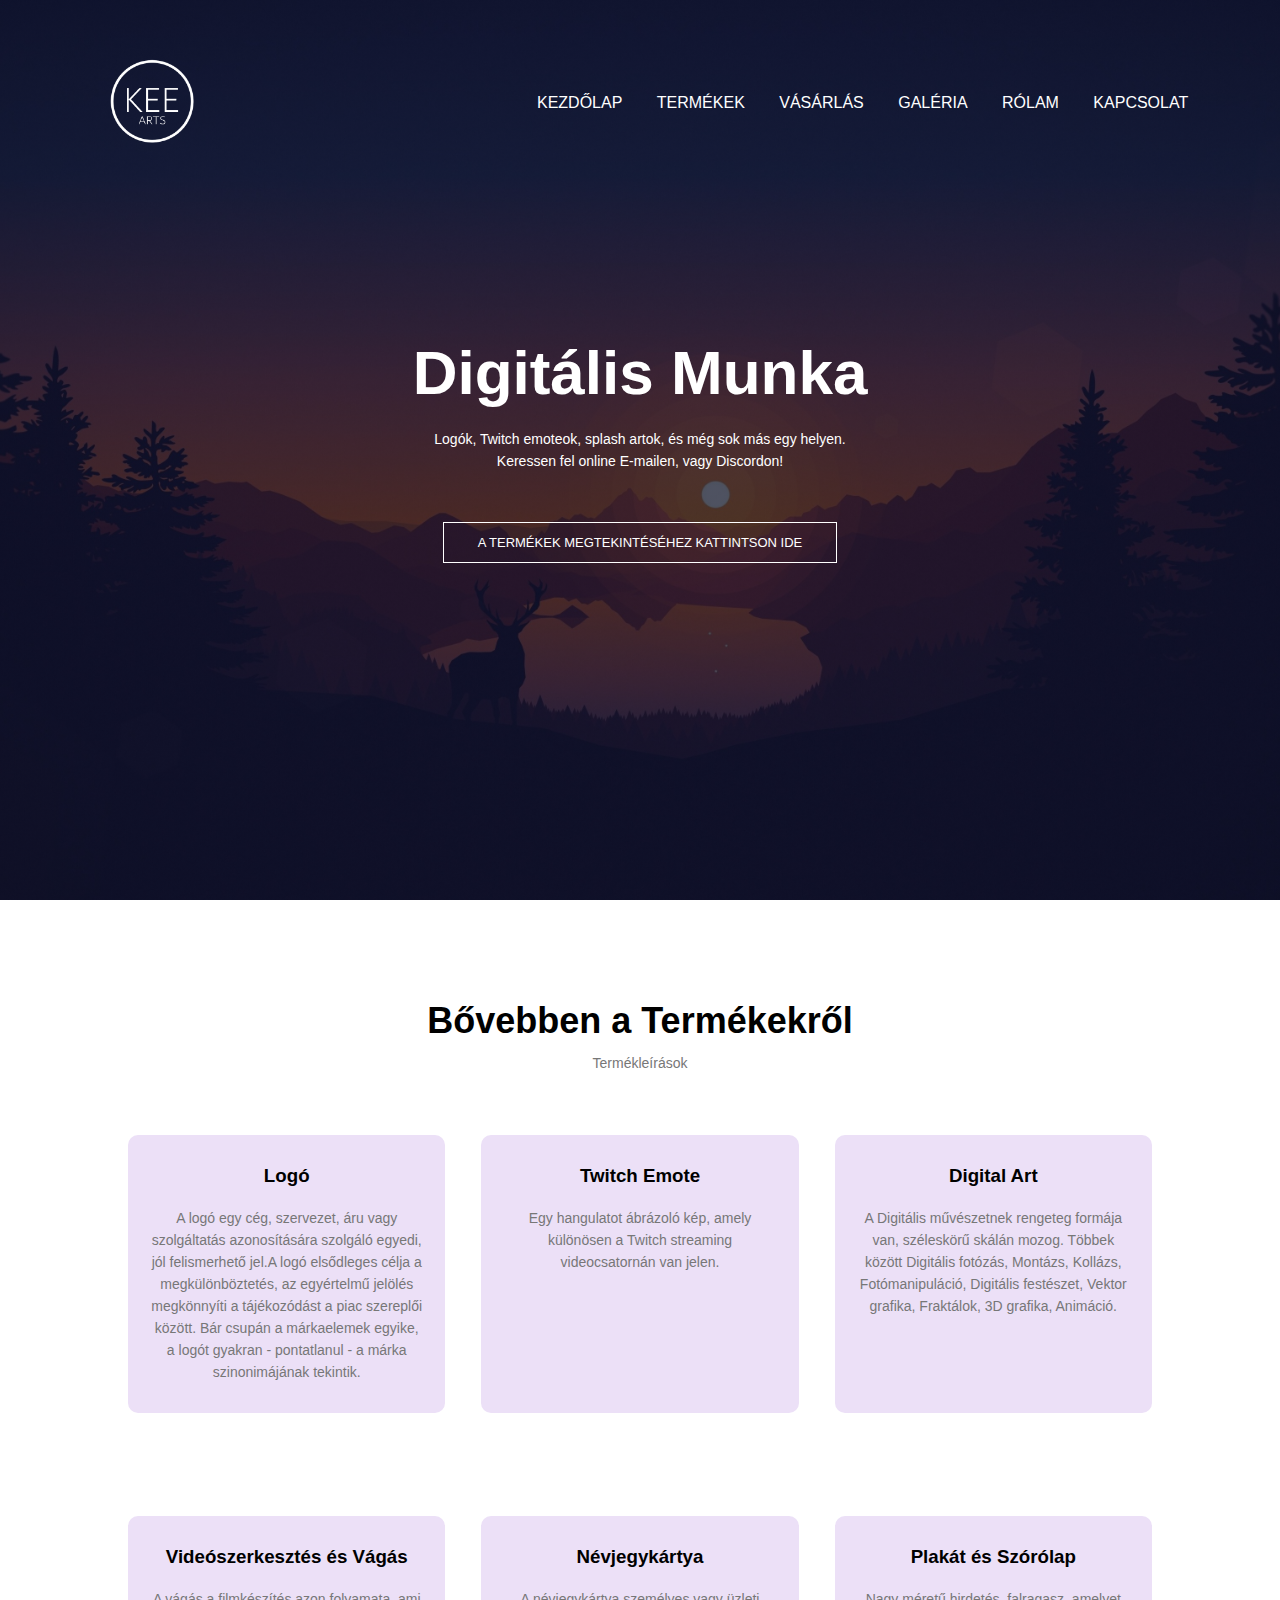
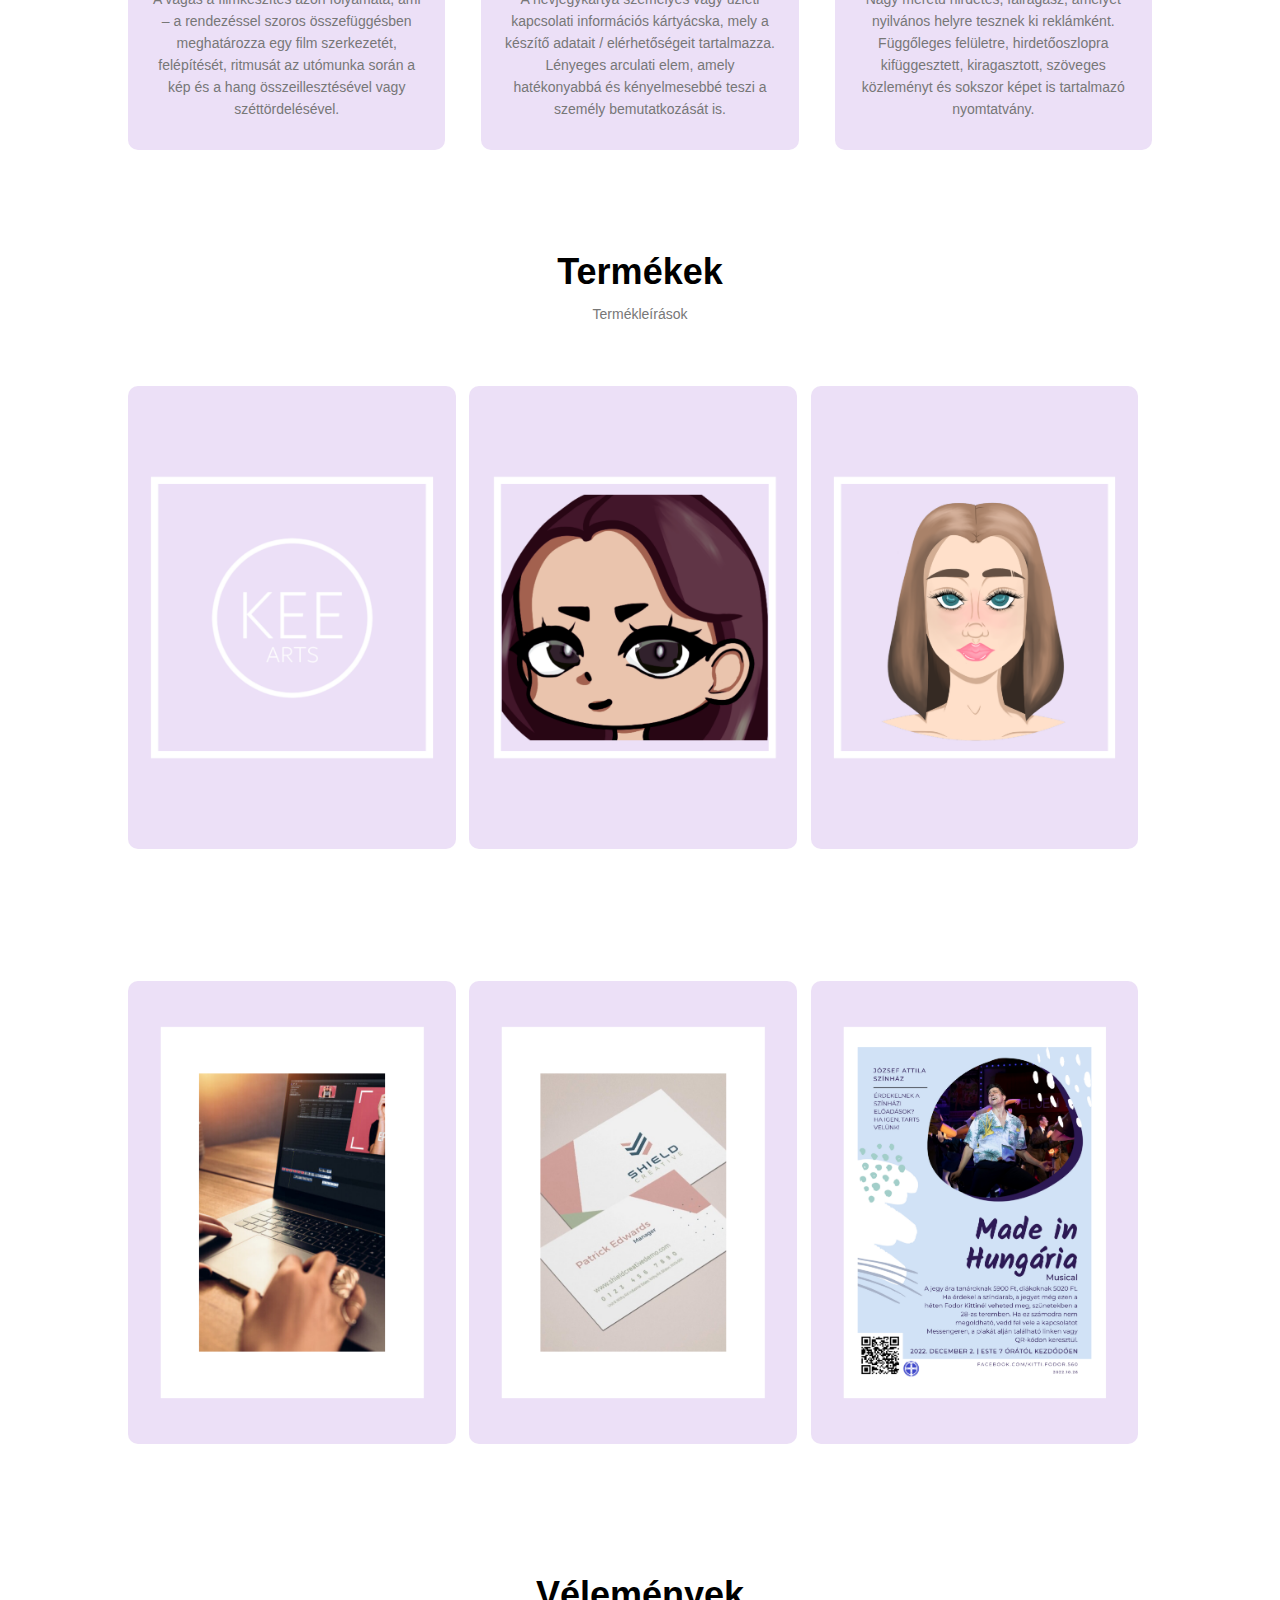
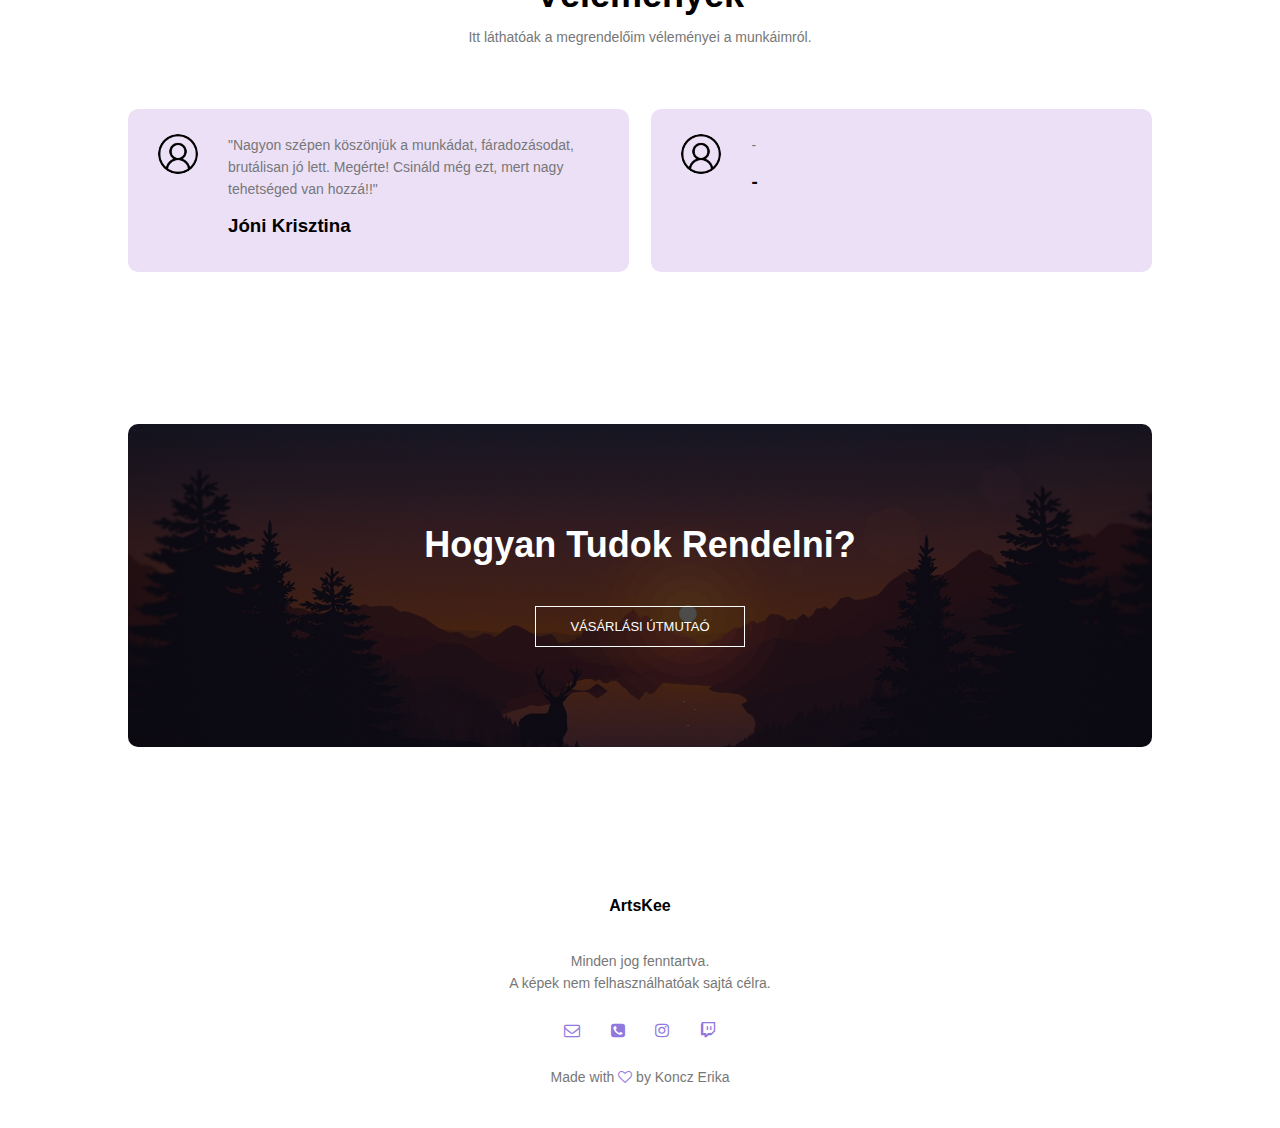
<file: index.html>
<!DOCTYPE html>
<html>
    <head>
        <meta name="viewport" content="with=device-width, initial-scale=1.0">
        <title>ArtsKee - Digitális munka mindenki számára</title>
        <link rel="stylesheet" href="style.css">
        <link rel="stylesheet" href="https://stackpath.bootstrapcdn.com/font-awesome/4.7.0/css/font-awesome.min.css">
        <link rel="stylesheet" href="https://cdn.jsdelivr.net/npm/swiper@8/swiper-bundle.min.css"/>
    </head>
    <body>
        <section class="header">
            <nav>
                <a href="index.html"><img src="KEARTFEHER.png" alt="ArtsKee Logo"></a>
                <div class="nav-links" id="navLinks">
                    <i class="fa fa-times" onclick="hideMenu()"></i>
                    <ul>
                        <li><a href="index.html">KEZDŐLAP</a></li>
                        <li><a href="Course.html">TERMÉKEK</a></li>
                        <li><a href="Blog.html">VÁSÁRLÁS</a></li>
                        <li><a href="Munkaim.html">GALÉRIA</a></li>
                        <li><a href="About.html">RÓLAM</a></li>
                        <li><a href="Contact.html">KAPCSOLAT</a></li>
                    </ul>
                </div>
                <i class="fa fa-bars" onclick="showMenu()"></i>
            </nav>
            <div class="text-box">
                <h1>Digitális Munka</h1>
                <p>Logók, Twitch emoteok, splash artok, és még sok más egy helyen. <br>Keressen fel online E-mailen, vagy Discordon!
                </p>
                <a href="Course.html" class="hero-btn">A TERMÉKEK MEGTEKINTÉSÉHEZ KATTINTSON IDE</a>
            </div>
        </section>
        

        <!------------------ Course ------------------>
        <section class="course">
            <h1>Bővebben a Termékekről</h1>
                <p>Termékleírások</p>
            
            <div class="row">
                <div class="course-col">
                    <h3>Logó</h3>
                    <p>A logó egy cég, szervezet, áru vagy szolgáltatás azonosítására szolgáló egyedi, jól felismerhető jel.A logó elsődleges célja a megkülönböztetés, az egyértelmű jelölés megkönnyíti a tájékozódást a piac szereplői között. Bár csupán a márkaelemek egyike, a logót gyakran - pontatlanul - a márka szinonimájának tekintik.</p>
                </div>
                <div class="course-col">
                    <h3>Twitch Emote</h3>
                    <p>Egy hangulatot ábrázoló kép, amely különösen a Twitch streaming videocsatornán van jelen. </p>
                </div>
                <div class="course-col">
                    <h3>Digital Art</h3>
                    <p>A Digitális művészetnek rengeteg formája van, széleskörű skálán mozog. Többek között Digitális fotózás, Montázs, Kollázs, Fotómanipuláció, Digitális festészet, Vektor grafika, Fraktálok, 3D grafika, Animáció.</p>
                </div>
                
            </div>
            <selection class="course">
                <div class="row">
                <div class="course-col">
                    <h3>Videószerkesztés és Vágás</h3>
                    <p>A vágás a filmkészítés azon folyamata, ami – a rendezéssel szoros összefüggésben meghatározza egy film szerkezetét, felépítését, ritmusát az utómunka során a kép és a hang összeillesztésével vagy széttördelésével. </p>
                    </div>
                    
                    <div class="course-col">
                    <h3>Névjegykártya</h3>
                    <p>A névjegykártya személyes vagy üzleti kapcsolati információs kártyácska, mely a készítő adatait / elérhetőségeit tartalmazza. Lényeges arculati elem, amely hatékonyabbá és kényelmesebbé teszi a személy bemutatkozását is.</p>
                </div>
                    <div class="course-col">
                    <h3>Plakát és Szórólap</h3>
                    <p>Nagy méretű hirdetés, falragasz, amelyet nyilvános helyre tesznek ki reklámként. Függőleges felületre, hirdetőoszlopra kifüggesztett, kiragasztott, szöveges közleményt és sokszor képet is tartalmazó nyomtatvány.</p>
                </div>
                </div>
            </selection>
        </section>
        <!------------------ Campus ------------------>
        
        <section class="campus">
            <h1>Termékek</h1>
            <p>Termékleírások</p>
        
            <div class="row">
                <div class="campus-col">
                    <img src="logogeci.png" alt="LOGÓ">
                    <div class="layer">
                        <h3>LOGÓ</h3>
                    </div>
                </div>
                
                <div class="campus-col">
                    <img src="emotejo.png" alt="TWITCH EMOTE">
                    <div class="layer">
                        <h3>TWITCH EMOTE ÉS EGYEBEK</h3>
                    </div>
                </div>
                <div class="campus-col">
                    <img src="digitaljo.png" alt="DIGITAL ART">
                    <div class="layer">
                        <h3>DIGITAL ART</h3>
                    </div>
                </div>
                <br>
                
            </div>
            
        </section>
        
        <section class="campus">
            <div class="row">
                <div class="campus-col">
                    <img src="videojo.png" alt="VIDEÓSZERKESZTÉS ÉS VÁGÁS">
                    <div class="layer">
                        <h3>VIDEÓ-<br>SZERKESZTÉS ÉS VÁGÁS</h3>
                    </div>
                </div>
                
                <div class="campus-col">
                    <img src="kartyajo.png" alt="NÉVJEGYKÁRTYA">
                    <div class="layer">
                        <h3>NÉVJEGYKÁRTYA</h3>
                    </div>
                </div>
                <div class="campus-col">
                    <img src="madeinjo.png" alt="PLAKÁT ÉS SZÓRÓLAP">
                    <div class="layer">
                        <h3>PLAKÁT ÉS SZÓRÓLAP</h3>
                    </div>
                </div>
                <br>
                
            </div>
        </section>
        
        <!------------------ Facilities ------------------>
        <!--------
        <section class="facilities">
        <div class="row">
            <div class="facilities-col">
                <img src="yisjo.png">
                <h3>Videóvágás / Szerkesztés</h3>
                <p>A vágás a videókkészítés azon folyamata, ami meghatározza egy videó szerkezetét, felépítését, ritmusát az utómunka során a kép és a hang összeillesztésével vagy széttördelésével. </p>
            </div>
            <div class="facilities-col">
                <img src="yisjo.png">
                <h3>Hamarosan</h3>
                <p>-</p>
            </div>
            <div class="facilities-col">
                <img src="yisjo.png">
                <h3>Hamarosan</h3>
                <p>-</p>
            </div>
        </div>
        </section>
        --------->
        <!------------------ Testimonials ------------------>
        
        <section class="testimonials">
            <h1>Vélemények</h1>
            <p>Itt láthatóak a megrendelőim véleményei a munkáimról.</p>
            
            <div class="row">
                <div class="testimonials-col">
                    <img src="user.png">
                    <div>
                        <p>"Nagyon szépen köszönjük a munkádat, fáradozásodat, brutálisan jó lett. Megérte! Csináld még ezt, mert nagy tehetséged van hozzá!!"</p>
                        <h3>Jóni Krisztina</h3>
                        <!--------
                        <i class="fa fa-star"></i>
                        <i class="fa fa-star"></i>
                        <i class="fa fa-star"></i>
                        <i class="fa fa-star"></i>
                        <i class="fa fa-star-o"></i>
                        --------->
                    </div>
                </div>
                <div class="testimonials-col">
                    <img src="user.png">
                    <div>
                        <p>-</p>
                        <h3>-</h3>
                    </div>
                </div>
            </div>
            
        </section>
        
        <!------------------ Call To Action ------------------>
        
        <section class="cta">
            <h1>Hogyan Tudok Rendelni?</h1>
            <a href="Blog.html" class="hero-btn">VÁSÁRLÁSI ÚTMUTAÓ</a>
        </section>
        
        <!------------------ Footer ------------------>
        
        <section class="footer">
            <h4>ArtsKee</h4>
            <p>Minden jog fenntartva.<br>A képek nem felhasználhatóak sajtá célra.</p>
            <div class="icons">
                <i class="fa fa-envelope-o" alt="E-mail"></i>
                <a href="https://discord.gg/dzAHshu9"><i class="fa fa-phone-square" alt="Discord"></i></a>
                <a href="https://www.instagram.com/erakoncz/"><i class="fa fa-instagram" alt="Instagram"></i></a>
                <a href="https://www.tiktok.com/@erakoncz"><i class="fab fa-tiktok"></i></a>
                <a href="https://www.twitch.tv/erakoncz"><i class="fa fa-twitch" aria-hidden="true" alt="Twitch"></i></a>
            </div>
            <p>Made with <i class="fa fa-heart-o"></i> by Koncz Erika</p>
        </section>
        
<!------------------JavaScript bekapcsolási menü------------------>
            <script>
                var navLinks = document.getElementById("navLinks");
                
                function showMenu(){
                    navLinks.style.right = "0";
                }
                
                function hideMenu(){
                    navLinks.style.right = "-200px";
                }
        </script>
<!------------------JavaScript bekapcsolási menü------------------>
        
    </body>
</html>
</file>
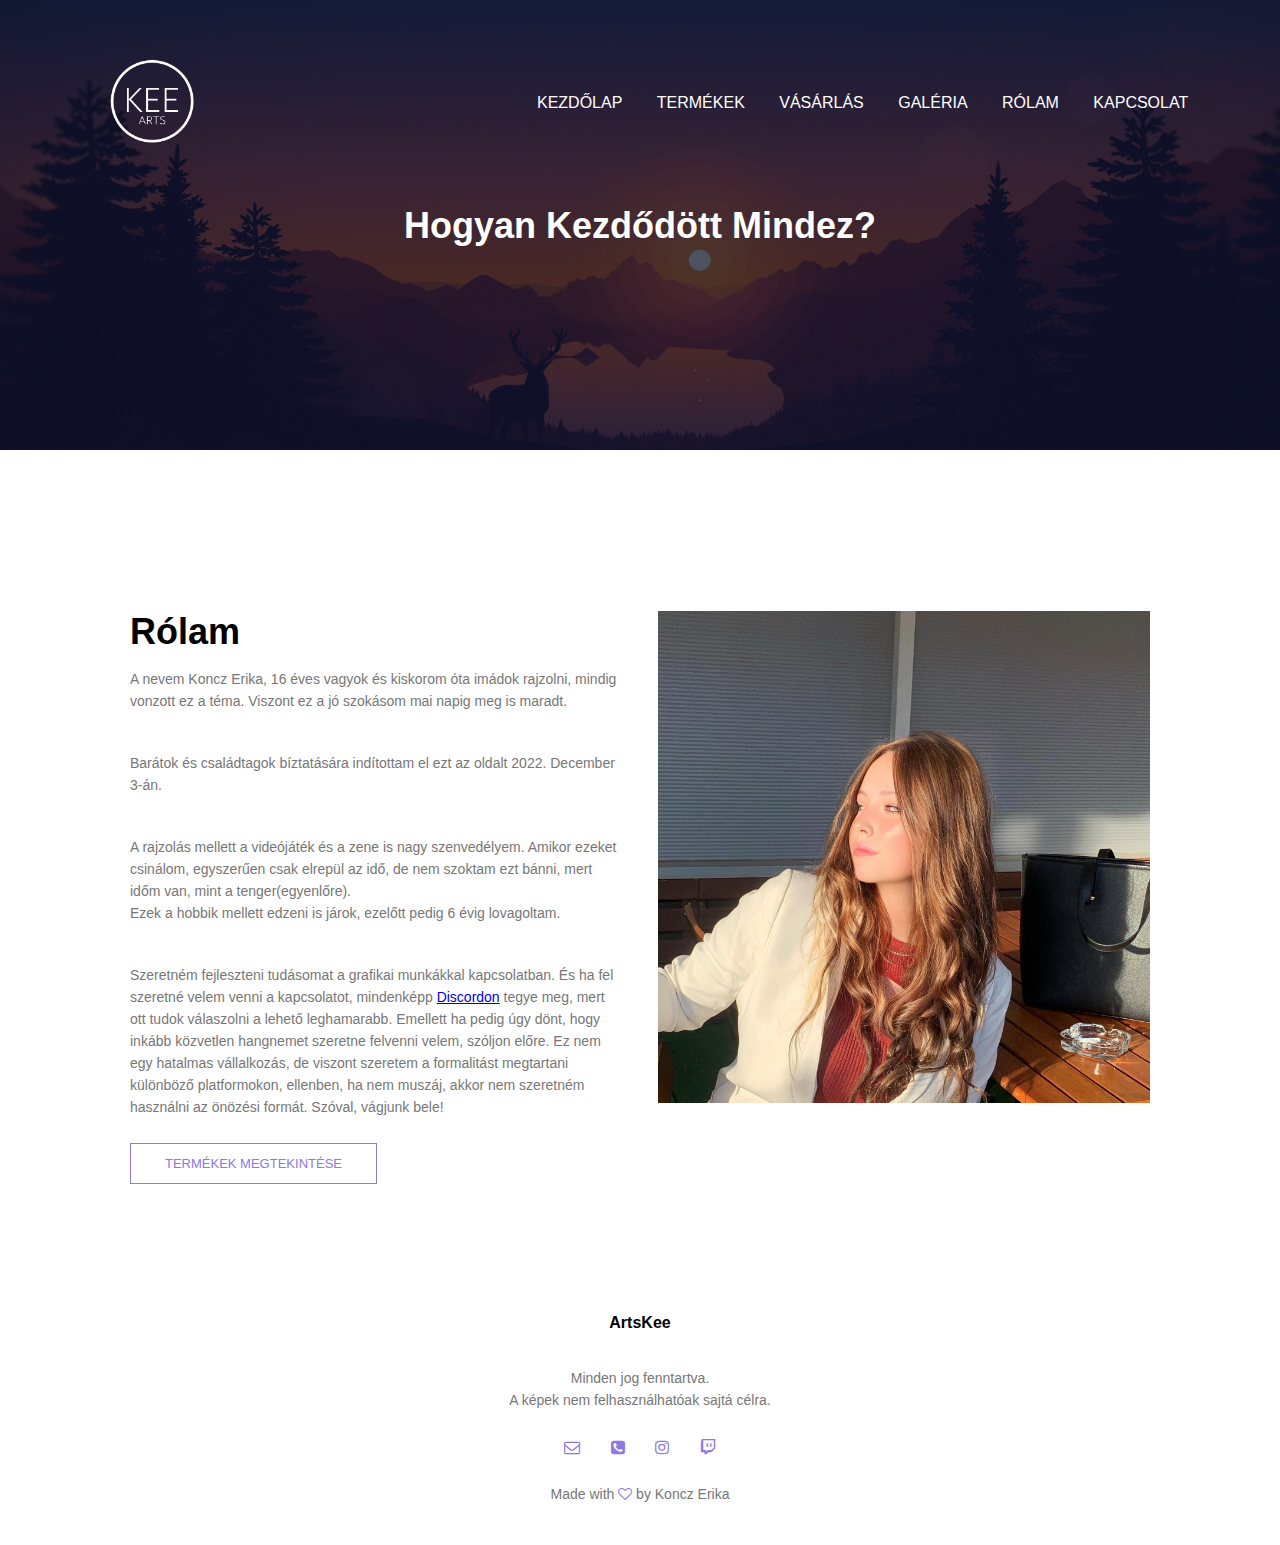
<file: About.html>
<!DOCTYPE html>
<html>
    <head>
        <meta name="viewport" content="with=device-width, initial-scale=1.0">
        <title>ArtsKee - Rólam</title>
        <link rel="stylesheet" href="style.css">
        <link rel="stylesheet" href="https://stackpath.bootstrapcdn.com/font-awesome/4.7.0/css/font-awesome.min.css">
    </head>
    <body>
        <section class="sub-header">
            <nav>
                <a href="index.html"><img src="KEARTFEHER.png" alt="ArtsKee Logo"></a>
                <div class="nav-links" id="navLinks">
                    <i class="fa fa-times" onclick="hideMenu()"></i>
                    <ul>
                        <li><a href="index.html">KEZDŐLAP</a></li>
                        <li><a href="Course.html">TERMÉKEK</a></li>
                        <li><a href="Blog.html">VÁSÁRLÁS</a></li>
                        <li><a href="Munkaim.html">GALÉRIA</a></li>
                        <li><a href="About.html">RÓLAM</a></li>
                        <li><a href="Contact.html">KAPCSOLAT</a></li>
                    </ul>
                </div>
                <i class="fa fa-bars" onclick="showMenu()"></i>
            </nav>
            <h1>Hogyan Kezdődött Mindez?</h1>
        </section>
        
        <!------------------ Rólunk kontent ------------------>
        
        <section class="about-us">
            <div class="row">
                <div class="about-col">
                <h1>Rólam</h1>
                <p>A nevem Koncz Erika, 16 éves vagyok és kiskorom óta imádok rajzolni, mindig vonzott ez a téma. Viszont ez a jó szokásom mai napig meg is maradt. 
                    <p>Barátok és családtagok bíztatására indítottam el ezt az oldalt 2022. December 3-án.</p>
                <p>A rajzolás mellett a videójáték és a zene is nagy szenvedélyem. Amikor ezeket csinálom, egyszerűen csak elrepül az idő, de nem szoktam ezt bánni, mert időm van, mint a tenger(egyenlőre). <br>Ezek a hobbik mellett edzeni is járok, ezelőtt pedig 6 évig lovagoltam.
                    </p>
                    <p>
                    Szeretném fejleszteni tudásomat a grafikai munkákkal kapcsolatban. És ha fel szeretné velem venni a kapcsolatot, mindenképp 
                        
                        <a href="https://discord.gg/dzAHshu9">Discordon</a> tegye meg, mert ott tudok válaszolni a lehető leghamarabb. Emellett ha pedig úgy dönt, hogy inkább közvetlen hangnemet szeretne felvenni velem, szóljon előre. Ez nem egy hatalmas vállalkozás, de viszont szeretem a formalitást megtartani különböző platformokon, ellenben, ha nem muszáj, akkor nem szeretném használni az önözési formát.
                    Szóval, vágjunk bele!</p>
                <a href="Course.html" class="hero-btn red-btn">TERMÉKEK MEGTEKINTÉSE</a>
                </div>
            
                <div class="about-col">
                    <img src="en.jpg" alt="Koncz Erika">
                </div>
            </div>
        </section>
        
        <!------------------ Footer ------------------>
        
        <section class="footer">
            <h4>ArtsKee</h4>
            <p>Minden jog fenntartva.<br>A képek nem felhasználhatóak sajtá célra.</p>
            <div class="icons">
                <i class="fa fa-envelope-o" alt="E-mail"></i>
                <a href="https://discord.gg/dzAHshu9"><i class="fa fa-phone-square" alt="Discord"></i></a>
                <a href="https://www.instagram.com/erakoncz/"><i class="fa fa-instagram" alt="Instagram"></i></a>
                <a href="https://www.tiktok.com/@erakoncz"><i class="fab fa-tiktok"></i></a>
                <a href="https://www.twitch.tv/erakoncz"><i class="fa fa-twitch" aria-hidden="true" alt="Twitch"></i></a>
            </div>
            <p>Made with <i class="fa fa-heart-o"></i> by Koncz Erika</p>
        </section>
        
<!------------------JavaScript bekapcsolási menü------------------>
            <script>
                var navLinks = document.getElementById("navLinks");
                
                function showMenu(){
                    navLinks.style.right = "0";
                }
                
                function hideMenu(){
                    navLinks.style.right = "-200px";
                }
        </script>
<!------------------JavaScript bekapcsolási menü------------------>
        
    </body>
</html>
</file>
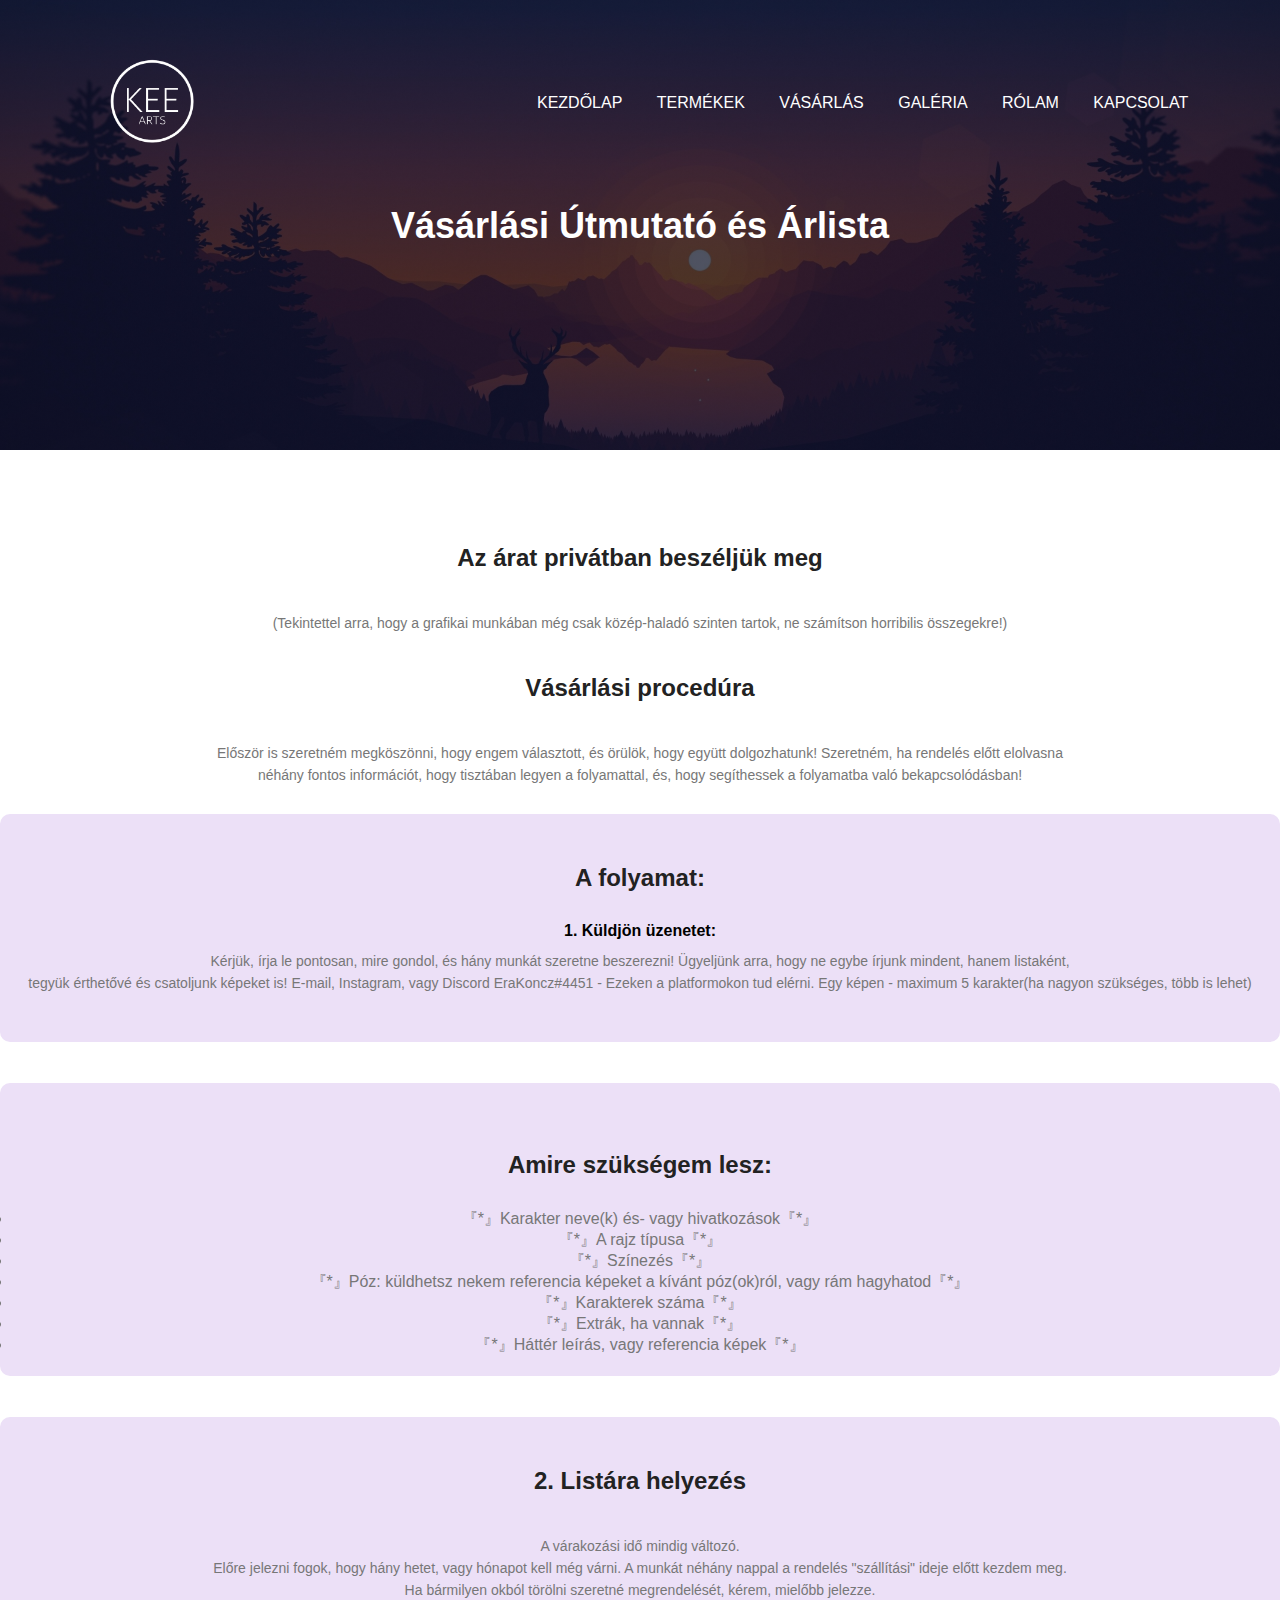
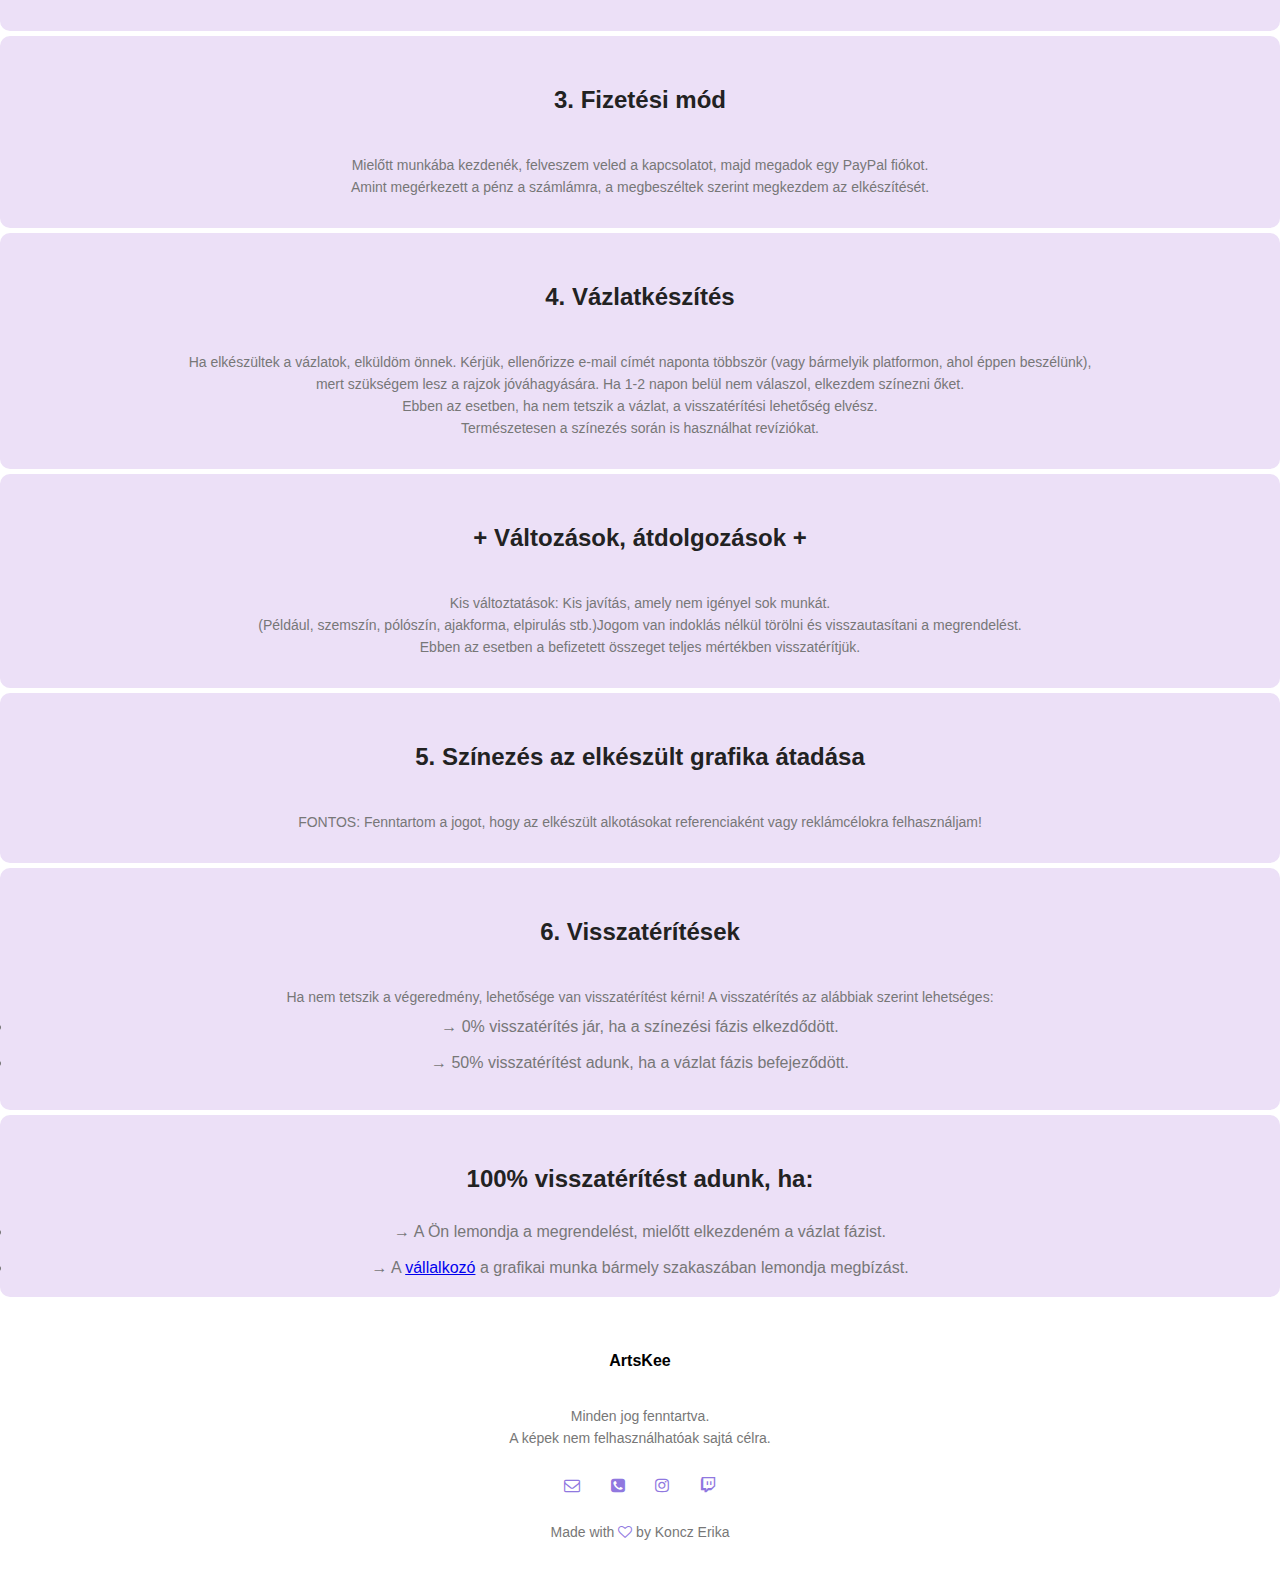
<file: Blog.html>
<!DOCTYPE html>
<html>
    <head>
        <meta name="viewport" content="with=device-width, initial-scale=1.0">
        <title>ArtsKee - Vásárlás</title>
        <link rel="stylesheet" href="style.css">
        <link rel="stylesheet" href="https://stackpath.bootstrapcdn.com/font-awesome/4.7.0/css/font-awesome.min.css">
    </head>
    <body>
        <section class="sub-header">
            <nav>
                <a href="index.html"><img src="KEARTFEHER.png" alt="ArtsKee Logo"></a>
                <div class="nav-links" id="navLinks">
                    <i class="fa fa-times" onclick="hideMenu()"></i>
                    <ul>
                        <li><a href="index.html">KEZDŐLAP</a></li>
                        <li><a href="Course.html">TERMÉKEK</a></li>
                        <li><a href="Blog.html">VÁSÁRLÁS</a></li>
                        <li><a href="Munkaim.html">GALÉRIA</a></li>
                        <li><a href="About.html">RÓLAM</a></li>
                        <li><a href="Contact.html">KAPCSOLAT</a></li>
                    </ul>
                </div>
                <i class="fa fa-bars" onclick="showMenu()"></i>
            </nav>
            <h1>Vásárlási Útmutató és Árlista</h1>
        </section>
        
        <!------------------ BLOG LAP ------------------>
        
        <section class="blog-content">
            
            <div class="row">
                <div class="blog-left">
                    <h2>Az árat privátban beszéljük meg</h2>
                    <p>(Tekintettel arra, hogy a grafikai munkában még csak közép-haladó szinten tartok, ne számítson horribilis összegekre!)</p>
                    <h2>Vásárlási procedúra</h2>
                    <p>Először is szeretném megköszönni, hogy engem választott, és örülök, hogy együtt dolgozhatunk! Szeretném, ha rendelés előtt elolvasna <br>néhány fontos információt, hogy tisztában legyen a folyamattal, és, hogy segíthessek a folyamatba való bekapcsolódásban!</p>
                    <br>
                    
                    <div class="course-col-vasarlas">
                    <h2>A folyamat:</h2>
                    
                    <h4>1. Küldjön üzenetet:</h4>
                    <p>Kérjük, írja le pontosan, mire gondol, és hány munkát szeretne beszerezni! Ügyeljünk arra, hogy ne egybe írjunk mindent, hanem listaként, <br>tegyük érthetővé és csatoljunk képeket is!
                    E-mail, Instagram, vagy Discord EraKoncz#4451 - Ezeken a platformokon tud elérni. 
                    Egy képen - maximum 5 karakter(ha nagyon szükséges, több is lehet)</p>
                        <br>
                    </div>
                    <br><br>
                    <div class="course-col-vasarlas">
                        <br>
                    <h2>Amire szükségem lesz:</h2>
                    <ul class="visszater">
                        <li>『*』Karakter neve(k) és- vagy hivatkozások『*』</li>
                        <li>『*』A rajz típusa『*』</li>
                        <li>『*』Színezés『*』</li>
                        <li>『*』Póz: küldhetsz nekem referencia képeket a kívánt póz(ok)ról, vagy rám hagyhatod『*』</li>
                        <li>『*』Karakterek száma『*』</li>
                        <li>『*』Extrák, ha vannak『*』</li>
                        <li>『*』Háttér leírás, vagy referencia képek『*』</li>
                    </ul>
                    </div>
                    
                    <br>
                        <br>
                    
                    <div class="course-col-vasarlas">
                    <h2>2. Listára helyezés</h2>
                    <p>A várakozási idő mindig változó. <br>Előre jelezni fogok, hogy hány hetet, vagy hónapot kell még várni. A munkát néhány nappal a rendelés "szállítási" ideje előtt kezdem meg. <br>Ha bármilyen okból törölni szeretné megrendelését, kérem, mielőbb jelezze.</p>
                    </div>
                    
                    <div class="course-col-vasarlas"> 
                    <h2>3. Fizetési mód</h2>
                    <p>Mielőtt munkába kezdenék, felveszem veled a kapcsolatot, majd megadok egy PayPal fiókot. <br>Amint megérkezett a pénz a számlámra, a megbeszéltek szerint megkezdem az elkészítését.</p>
                    </div>
                    
                    <div class="course-col-vasarlas">
                    <h2>4. Vázlatkészítés</h2>
                    <p>Ha elkészültek a vázlatok, elküldöm önnek. Kérjük, ellenőrizze e-mail címét naponta többször (vagy bármelyik platformon, ahol éppen beszélünk), <br>mert szükségem lesz a rajzok jóváhagyására. Ha 1-2 napon belül nem válaszol, elkezdem színezni őket. <br>Ebben az esetben, ha nem tetszik a vázlat, a visszatérítési lehetőség elvész. <br>Természetesen a színezés során is használhat revíziókat. </p>
                    </div>
                    
                    <div class="course-col-vasarlas">
                    <h2> + Változások, átdolgozások + </h2> 
                    <p>
                    Kis változtatások: Kis javítás, amely nem igényel sok munkát. <br>(Például,  szemszín, pólószín, ajakforma, elpirulás stb.)Jogom van indoklás nélkül törölni és visszautasítani a megrendelést. <br>Ebben az esetben a befizetett összeget teljes mértékben visszatérítjük.</p>
                    </div>
                    
                    <div class="course-col-vasarlas">
                    <h2>5. Színezés az elkészült grafika átadása</h2>
                    <p>FONTOS: Fenntartom a jogot, hogy az elkészült alkotásokat referenciaként vagy reklámcélokra felhasználjam!
                        </p>
                    </div>
                    <div class="course-col-vasarlas">
                        <h2>6. Visszatérítések</h2>
                    <p>Ha nem tetszik a végeredmény, lehetősége van visszatérítést kérni! A visszatérítés az alábbiak szerint lehetséges:</p>
                    
                        <ul class="visszater">
                                <li> → 0% visszatérítés jár, ha a színezési fázis elkezdődött.</li>
                            <br>
                                <li> → 50% visszatérítést adunk, ha a vázlat fázis befejeződött.</li>
                                    <br>
                            </ul>
                    </div>
                    
                    <div class="course-col-vasarlas">
                    <ul class="visszater">
                            <h2>100% visszatérítést adunk, ha:</h2>
                                <li> → A Ön lemondja a megrendelést, mielőtt elkezdeném a vázlat fázist.</li>
                            <br>
                                <li> → A <a href="About.html">vállalkozó</a> a grafikai munka bármely szakaszában lemondja megbízást.</li>
                        </ul>
                    </div>
                        
                </div>
            </div>
        </section>
        
        <!------------------ Footer ------------------>
        
        <section class="footer">
            <h4>ArtsKee</h4>
            <p>Minden jog fenntartva.<br>A képek nem felhasználhatóak sajtá célra.</p>
            <div class="icons">
                <i class="fa fa-envelope-o" alt="E-mail"></i>
                <a href="https://discord.gg/dzAHshu9"><i class="fa fa-phone-square" alt="Discord"></i></a>
                <a href="https://www.instagram.com/erakoncz/"><i class="fa fa-instagram" alt="Instagram"></i></a>
                <a href="https://www.tiktok.com/@erakoncz"><i class="fab fa-tiktok"></i></a>
                <a href="https://www.twitch.tv/erakoncz"><i class="fa fa-twitch" aria-hidden="true" alt="Twitch"></i></a>
            </div>
            <p>Made with <i class="fa fa-heart-o"></i> by Koncz Erika</p>
        </section>
        
<!------------------JavaScript bekapcsolási menü------------------>
            <script>
                var navLinks = document.getElementById("navLinks");
                
                function showMenu(){
                    navLinks.style.right = "0";
                }
                
                function hideMenu(){
                    navLinks.style.right = "-200px";
                }
        </script>
<!------------------JavaScript bekapcsolási menü------------------>
        
    </body>
</html>
</file>
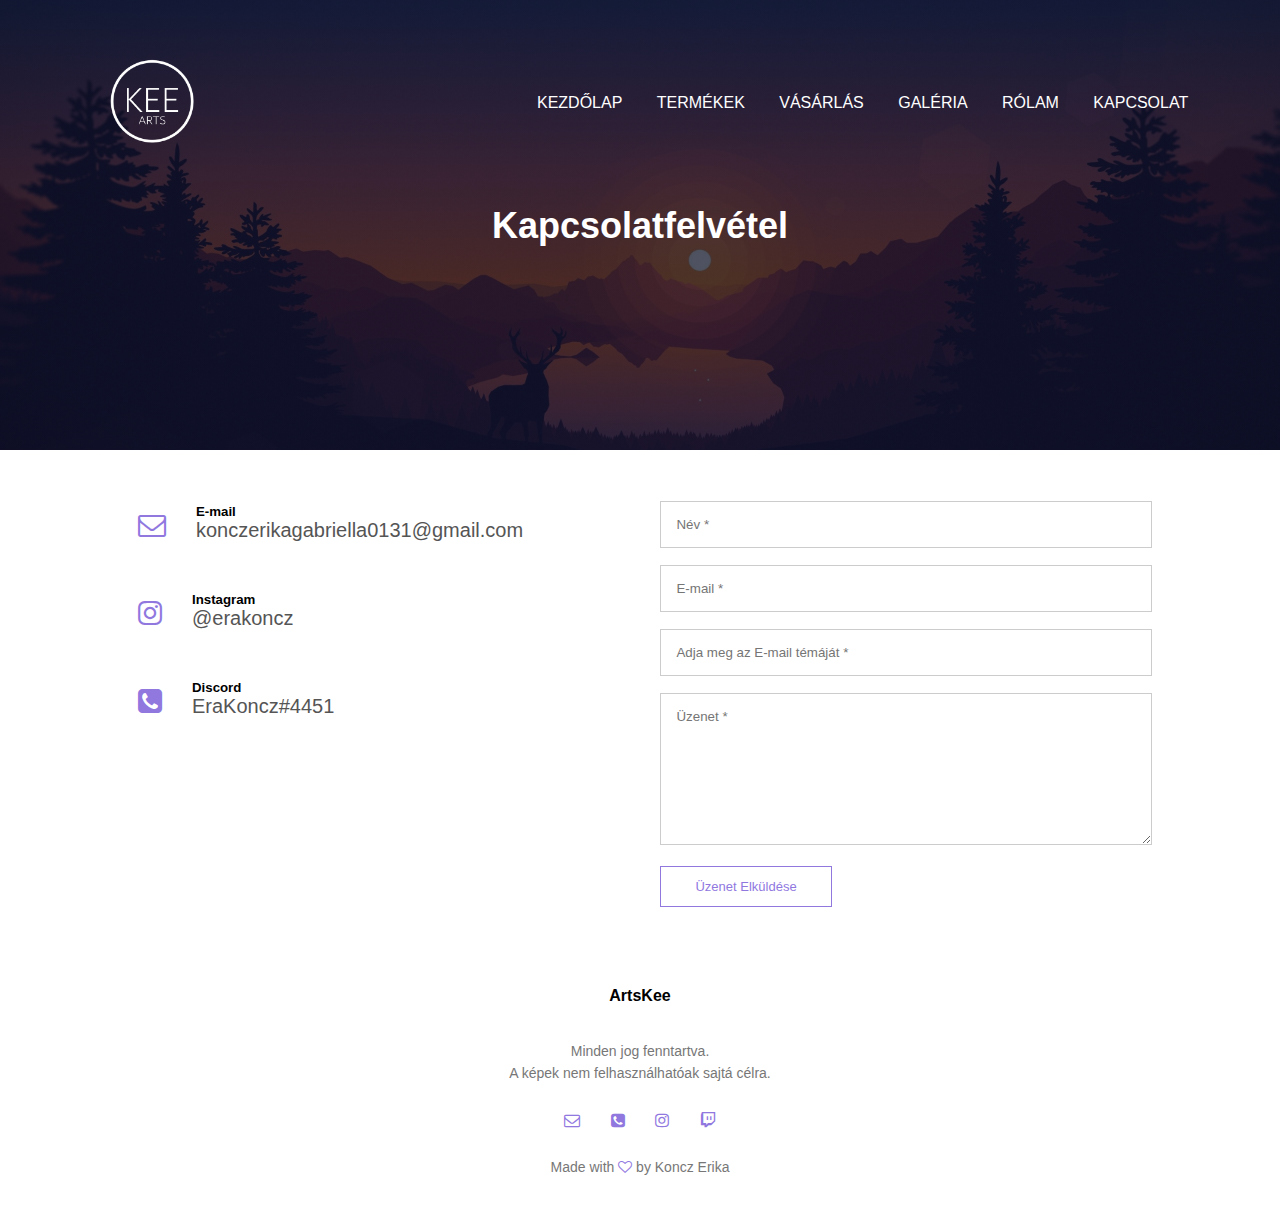
<file: Contact.html>
<!DOCTYPE html>
<html>
    <head>
        <meta name="viewport" content="with=device-width, initial-scale=1.0">
        <title>ArtsKee - Kapcsolatfelvétel</title>
        <link rel="stylesheet" href="style.css">
        <link rel="stylesheet" href="https://stackpath.bootstrapcdn.com/font-awesome/4.7.0/css/font-awesome.min.css">
    </head>
    <body>
        <section class="sub-header">
            <nav>
                <a href="index.html"><img src="KEARTFEHER.png" alt="ArtsKee Logo"></a>
                <div class="nav-links" id="navLinks">
                    <i class="fa fa-times" onclick="hideMenu()"></i>
                    <ul>
                        <li><a href="index.html">KEZDŐLAP</a></li>
                        <li><a href="Course.html">TERMÉKEK</a></li>
                        <li><a href="Blog.html">VÁSÁRLÁS</a></li>
                        <li><a href="Munkaim.html">GALÉRIA</a></li>
                        <li><a href="About.html">RÓLAM</a></li>
                        <li><a href="Contact.html">KAPCSOLAT</a></li>
                    </ul>
                </div>
                <i class="fa fa-bars" onclick="showMenu()"></i>
            </nav>
            <h1>Kapcsolatfelvétel</h1>
        </section>
        
        <!------------------ Kapcsolatfelvétel ------------------>
        
        <section class="contact-us">
            <div class="row">
                <div class="contact-col">
                    <div>
                        <i class="fa fa-envelope-o"></i>
                        <span>
                        <h5>E-mail</h5>
                        <p>konczerikagabriella0131@gmail.com</p>
                        </span>
                    </div>
                    <div>
                        <i class="fa fa-instagram"></i>
                        <span>
                        <h5>Instagram</h5>
                        <p>@erakoncz</p>
                        </span>
                    </div>
                    <div>
                        <i class="fa fa-phone-square"></i>
                        <span>
                        <h5>Discord</h5>
                        <p>EraKoncz#4451</p>
                        </span>
                    </div>
                </div>
                <div class="contact-col">

                    <form action="form.php" method="post">
                        <input type="text" name="name" placeholder="Név *" required>
                        <input type="email" name="email" placeholder="E-mail *" required>
                        <input type="text" name="subject" placeholder="Adja meg az E-mail témáját *" required>
                        <textarea rows="8" name="message" placeholder="Üzenet *" required></textarea>
                        <button type="Elküldés" class="hero-btn red-btn *">Üzenet Elküldése</button>
                    </form>
                </div>
            </div>
        </section>
        
        <!------------------ Footer ------------------>
        
        <section class="footer">
            <h4>ArtsKee</h4>
            <p>Minden jog fenntartva.<br>A képek nem felhasználhatóak sajtá célra.</p>
            <div class="icons">
                <i class="fa fa-envelope-o" alt="E-mail"></i>
                <a href="https://discord.gg/dzAHshu9"><i class="fa fa-phone-square" alt="Discord"></i></a>
                <a href="https://www.instagram.com/erakoncz/"><i class="fa fa-instagram" alt="Instagram"></i></a>
                <a href="https://www.tiktok.com/@erakoncz"><i class="fab fa-tiktok"></i></a>
                <a href="https://www.twitch.tv/erakoncz"><i class="fa fa-twitch" aria-hidden="true" alt="Twitch"></i></a>
            </div>
            <p>Made with <i class="fa fa-heart-o"></i> by Koncz Erika</p>
        </section>
        
<!------------------JavaScript bekapcsolási menü------------------>
            <script>
                var navLinks = document.getElementById("navLinks");
                
                function showMenu(){
                    navLinks.style.right = "0";
                }
                
                function hideMenu(){
                    navLinks.style.right = "-200px";
                }
        </script>
<!------------------JavaScript bekapcsolási menü------------------>
        
    </body>
</html>
</file>
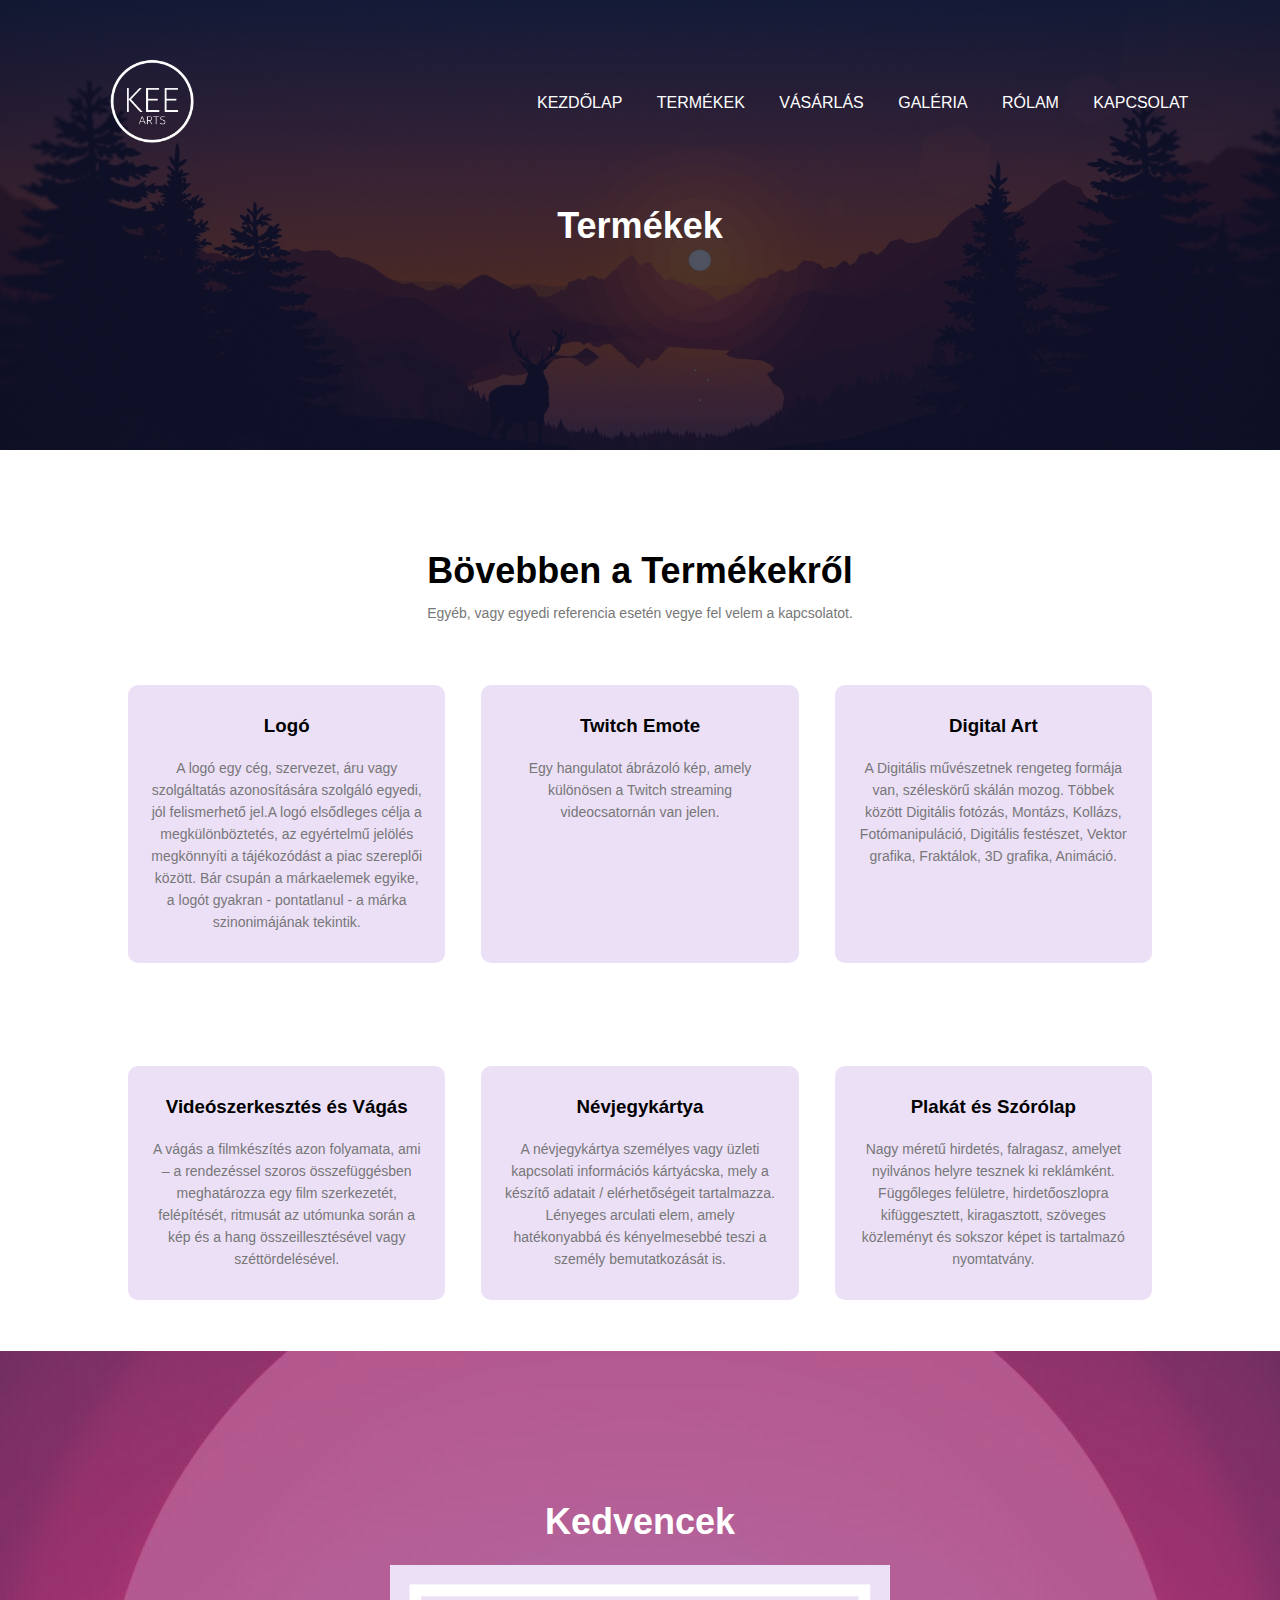
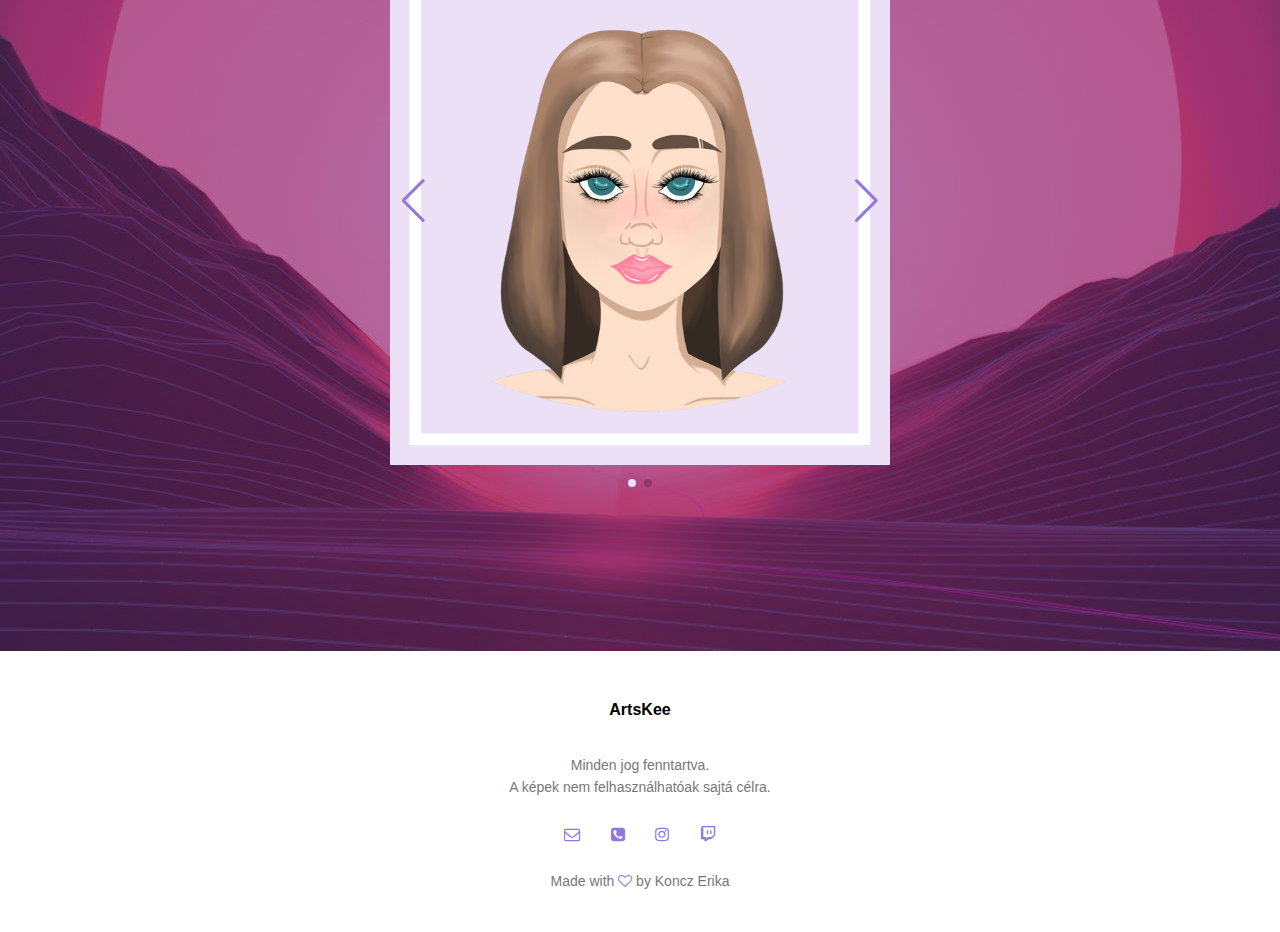
<file: Course.html>
<!DOCTYPE html>
<html>
    <head>
        <meta name="viewport" content="with=device-width, initial-scale=1.0">
        <title>ArtsKee - Termékek</title>
        <link rel="stylesheet" href="style.css">
        <link rel="stylesheet" href="https://stackpath.bootstrapcdn.com/font-awesome/4.7.0/css/font-awesome.min.css">
        <link rel="stylesheet" href="https://cdn.jsdelivr.net/npm/swiper@8/swiper-bundle.min.css"/>
    </head>
    <body>
        <section class="sub-header">
            <nav>
                <a href="index.html"><img src="KEARTFEHER.png" alt="ArtsKee Logo"></a>
                <div class="nav-links" id="navLinks">
                    <i class="fa fa-times" onclick="hideMenu()"></i>
                    <ul>
                        <li><a href="index.html">KEZDŐLAP</a></li>
                        <li><a href="Course.html">TERMÉKEK</a></li>
                        <li><a href="Blog.html">VÁSÁRLÁS</a></li>
                        <li><a href="Munkaim.html">GALÉRIA</a></li>
                        <li><a href="About.html">RÓLAM</a></li>
                        <li><a href="Contact.html">KAPCSOLAT</a></li>
                    </ul>
                </div>
                <i class="fa fa-bars" onclick="showMenu()"></i>
            </nav>
            <h1>Termékek</h1>
        </section>
        
        <!------------------ Munkáim ------------------>
        
        <section class="course">
            <h1>Bövebben a Termékekről</h1>
                <p>Egyéb, vagy egyedi referencia esetén vegye fel velem a kapcsolatot.</p>
            <div class="row">
                <div class="course-col">
                    <h3>Logó</h3>
                    <p>A logó egy cég, szervezet, áru vagy szolgáltatás azonosítására szolgáló egyedi, jól felismerhető jel.A logó elsődleges célja a megkülönböztetés, az egyértelmű jelölés megkönnyíti a tájékozódást a piac szereplői között. Bár csupán a márkaelemek egyike, a logót gyakran - pontatlanul - a márka szinonimájának tekintik.</p>
                </div>
                <div class="course-col">
                    <h3>Twitch Emote</h3>
                    <p>Egy hangulatot ábrázoló kép, amely különösen a Twitch streaming videocsatornán van jelen. </p>
                </div>
                <div class="course-col">
                    <h3>Digital Art</h3>
                    <p>A Digitális művészetnek rengeteg formája van, széleskörű skálán mozog. Többek között Digitális fotózás, Montázs, Kollázs, Fotómanipuláció, Digitális festészet, Vektor grafika, Fraktálok, 3D grafika, Animáció.</p>
                </div>
                
            </div>
            <selection class="course">
                <div class="row">
                <div class="course-col">
                    <h3>Videószerkesztés és Vágás</h3>
                    <p>A vágás a filmkészítés azon folyamata, ami – a rendezéssel szoros összefüggésben meghatározza egy film szerkezetét, felépítését, ritmusát az utómunka során a kép és a hang összeillesztésével vagy széttördelésével. </p>
                    </div>
                    
                    <div class="course-col">
                    <h3>Névjegykártya</h3>
                    <p>A névjegykártya személyes vagy üzleti kapcsolati információs kártyácska, mely a készítő adatait / elérhetőségeit tartalmazza. Lényeges arculati elem, amely hatékonyabbá és kényelmesebbé teszi a személy bemutatkozását is.</p>
                </div>
                    <div class="course-col">
                    <h3>Plakát és Szórólap</h3>
                    <p>Nagy méretű hirdetés, falragasz, amelyet nyilvános helyre tesznek ki reklámként. Függőleges felületre, hirdetőoszlopra kifüggesztett, kiragasztott, szöveges közleményt és sokszor képet is tartalmazó nyomtatvány.</p>
                </div>
                </div>
            </selection>
            
        </section>
        
                <!------------------ Képek ------------------>
        
        <div class="konténer">

<div class="swiper">
    <h1>Kedvencek</h1>

  <div class="swiper-wrapper">
    <!-- Slides -->
    <div class="swiper-slide"><img src="1111.png"></div>
    <div class="swiper-slide"><img src="222.png"></div>
  </div>

  <div class="swiper-pagination"></div>
    
  <div class="swiper-button-prev"></div>
  <div class="swiper-button-next"></div>
    
</div>
        </div>
        <script src="https://cdn.jsdelivr.net/npm/swiper@8/swiper-bundle.min.js"></script>
        
    <script>
        const swiper = new Swiper('.swiper', {
            autoplay: {
                delay: 4000,
            },
  loop: true,

  // If we need pagination
  pagination: {
    el: '.swiper-pagination',
      clickable: true,
  },

  // Navigation arrows
  navigation: {
    nextEl: '.swiper-button-next',
    prevEl: '.swiper-button-prev',
  },
});
        
    </script>
        
        <!------------------ Facilities ------------------>
        <!---
        <section class="facilities">
            <h1>Our Facilities</h1>
            <p>Lorem Ipsum is simply dummy text of the printing and typesetting industry.</p>
        <div class="row">
            <div class="facilities-col">
                <img src="yisjo.png">
                <h3>Wold Class Library</h3>
                <p>Lorem Ipsum is simply dummy text of the printing and typesetting industryLorem Ipsum i</p>
            </div>
            <div class="facilities-col">
                <img src="yisjo.png">
                <h3>Largest Playgorund</h3>
                <p>Lorem Ipsum is simply dummy text of the printing and typesetting industryLorem Ipsum i</p>
            </div>
            <div class="facilities-col">
                <img src="yisjo.png">
                <h3>Tasty and Healty Food</h3>
                <p>Lorem Ipsum is simply dummy text of the printing and typesetting industryLorem Ipsum i</p>
            </div>
        </div>
        </section>
        
        <!------------------ Footer ------------------>
        
        <section class="footer">
            <h4>ArtsKee</h4>
            <p>Minden jog fenntartva.<br>A képek nem felhasználhatóak sajtá célra.</p>
            <div class="icons">
                <i class="fa fa-envelope-o" alt="E-mail"></i>
                <a href="https://discord.gg/dzAHshu9"><i class="fa fa-phone-square" alt="Discord"></i></a>
                <a href="https://www.instagram.com/erakoncz/"><i class="fa fa-instagram" alt="Instagram"></i></a>
                <a href="https://www.tiktok.com/@erakoncz"><i class="fab fa-tiktok"></i></a>
                <a href="https://www.twitch.tv/erakoncz"><i class="fa fa-twitch" aria-hidden="true" alt="Twitch"></i></a>
            </div>
            <p>Made with <i class="fa fa-heart-o"></i> by Koncz Erika</p>
        </section>
        
<!------------------JavaScript bekapcsolási menü------------------>
            <script>
                var navLinks = document.getElementById("navLinks");
                
                function showMenu(){
                    navLinks.style.right = "0";
                }
                
                function hideMenu(){
                    navLinks.style.right = "-200px";
                }
        </script>
<!------------------JavaScript bekapcsolási menü------------------>
    </body>
</html>
</file>
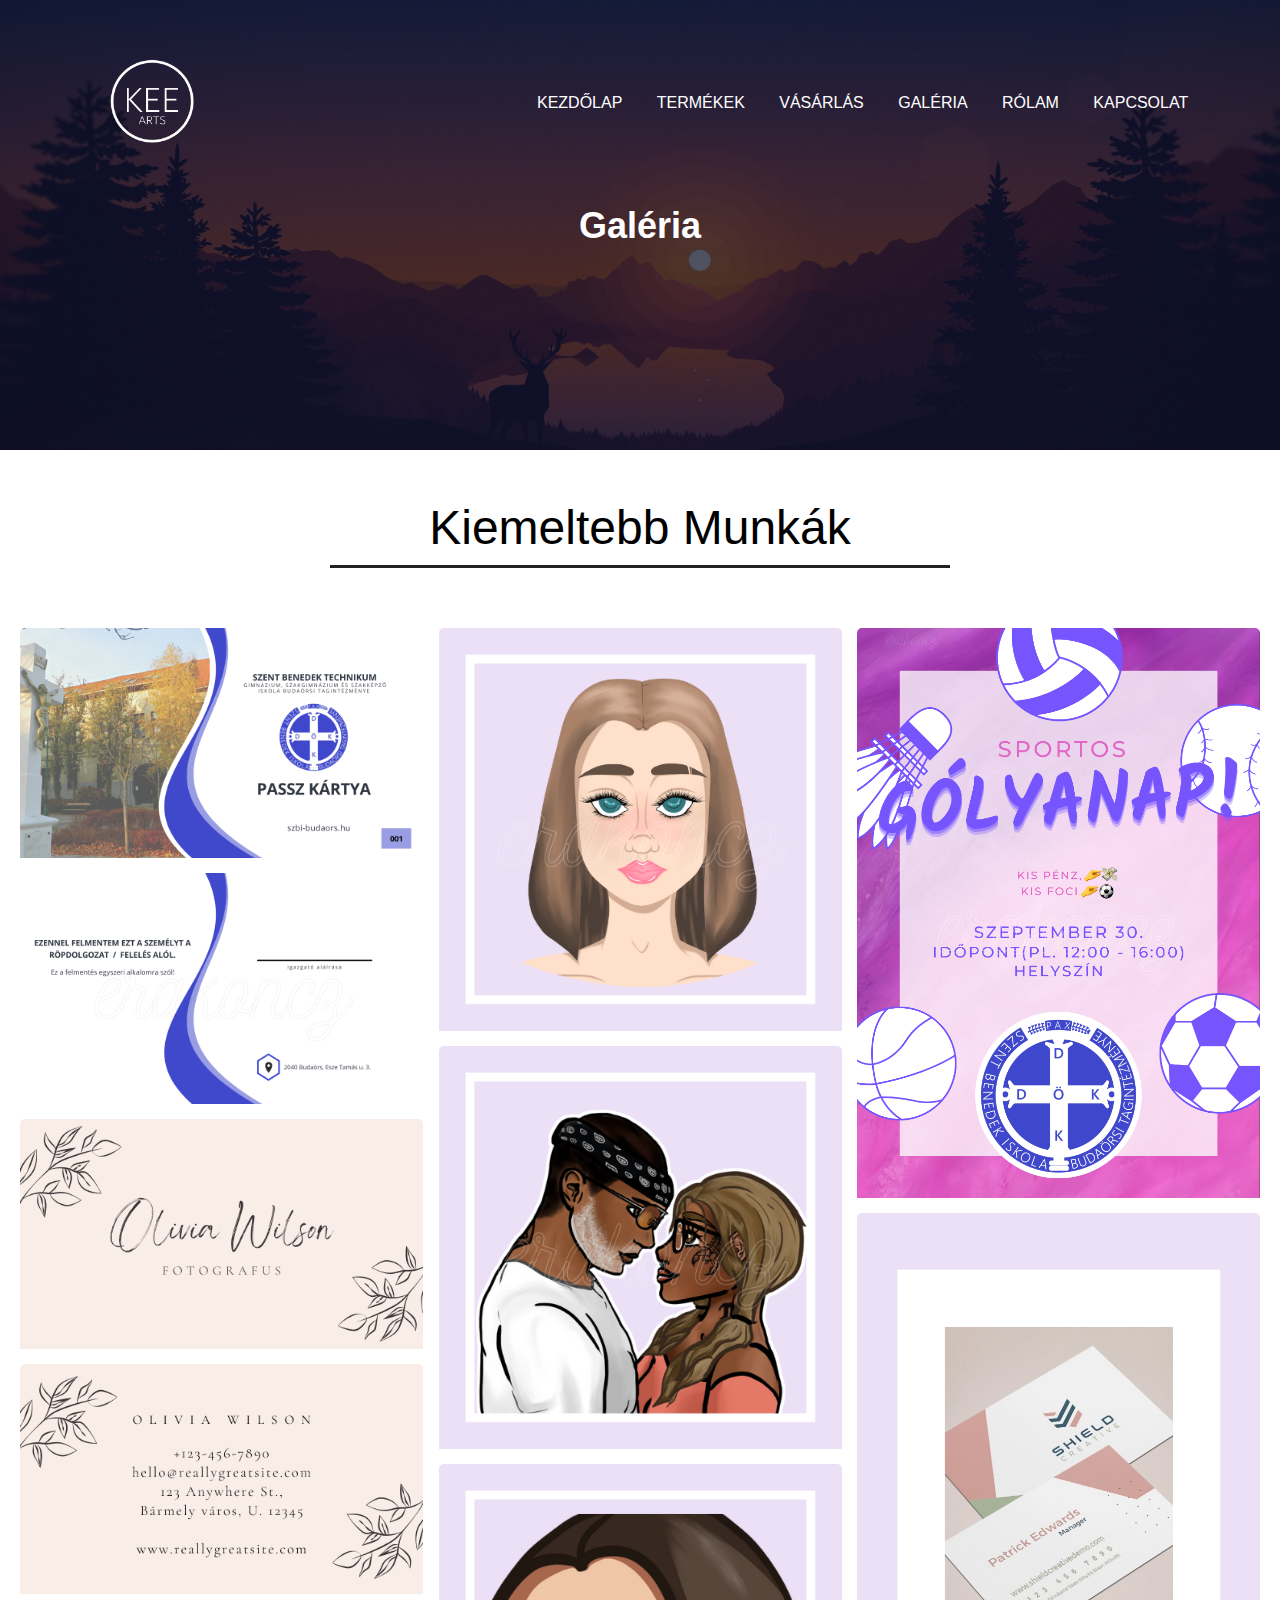
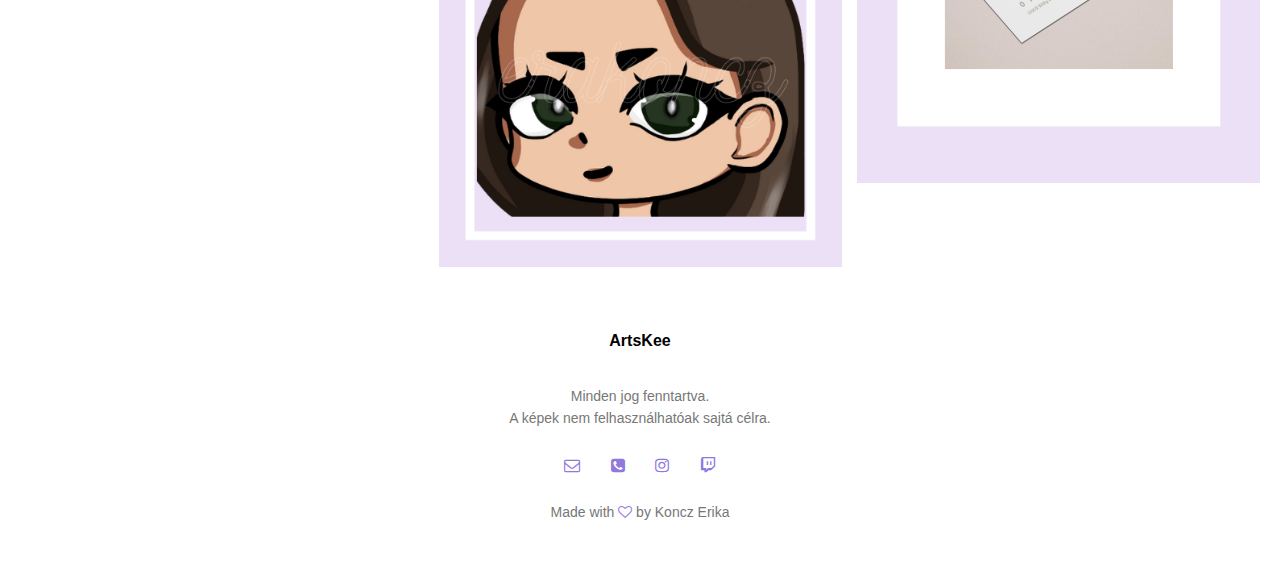
<file: Munkaim.html>
<!DOCTYPE html>
<html>
    <head>
        <meta name="viewport" content="with=device-width, initial-scale=1.0">
        <title>ArtsKee - Galléria</title>
        <link rel="stylesheet" href="style.css">
        <link rel="stylesheet" href="https://stackpath.bootstrapcdn.com/font-awesome/4.7.0/css/font-awesome.min.css">
    </head>
    <body>
        <section class="sub-header">
            <nav>
                <a href="index.html"><img src="KEARTFEHER.png" alt="ArtsKee Logo"></a>
                <div class="nav-links" id="navLinks">
                    <i class="fa fa-times" onclick="hideMenu()"></i>
                    <ul>
                        <li><a href="index.html">KEZDŐLAP</a></li>
                        <li><a href="Course.html">TERMÉKEK</a></li>
                        <li><a href="Blog.html">VÁSÁRLÁS</a></li>
                        <li><a href="Munkaim.html">GALÉRIA</a></li>
                        <li><a href="About.html">RÓLAM</a></li>
                        <li><a href="Contact.html">KAPCSOLAT</a></li>
                    </ul>
                </div>
                <i class="fa fa-bars" onclick="showMenu()"></i>
            </nav>
            <h1>Galéria</h1>
        </section>
        
        
        <!------------------ Galléria ------------------>
        
        <div class="container-gallery">
            <div class="heading-gallery">
            <h3><span class="span-gallery">Kiemeltebb Munkák</span></h3>
            </div>
            
            <div class="box-gallery">
                <div class="dream">
                    <img src="1.png">
                    <img src="51.png">
                    <img src="52.png">
                    <img src="53.png">
                </div>
                
                <div class="dream">
                    <img src="veg1.png">
                    <img src="veg2.png">
                    <img src="veg3.png">
                </div>
                
                <div class="dream">
                    <img src="golyanapvizjellel.png">
                    <img src="kartyajo.png">
                </div>
            </div>
        </div>
        
        <!------------------ Footer ------------------>
        
        <section class="footer">
            <h4>ArtsKee</h4>
            <p>Minden jog fenntartva.<br>A képek nem felhasználhatóak sajtá célra.</p>
            <div class="icons">
                <i class="fa fa-envelope-o" alt="E-mail"></i>
                <a href="https://discord.gg/dzAHshu9"><i class="fa fa-phone-square" alt="Discord"></i></a>
                <a href="https://www.instagram.com/erakoncz/"><i class="fa fa-instagram" alt="Instagram"></i></a>
                <a href="https://www.tiktok.com/@erakoncz"><i class="fab fa-tiktok"></i></a>
                <a href="https://www.twitch.tv/erakoncz"><i class="fa fa-twitch" aria-hidden="true" alt="Twitch"></i></a>
            </div>
            <p>Made with <i class="fa fa-heart-o"></i> by Koncz Erika</p>
        </section>
        
<!------------------JavaScript bekapcsolási menü------------------>
            <script>
                var navLinks = document.getElementById("navLinks");
                
                function showMenu(){
                    navLinks.style.right = "0";
                }
                
                function hideMenu(){
                    navLinks.style.right = "-200px";
                }
        </script>
<!------------------JavaScript bekapcsolási menü------------------>
        
    </body>
</html>
</file>
<file: style.css>
*{
    margin: 0;
    padding: 0;
    font-family: sans-serif;
}

.header{
    min-height: 100vh;
    width: 100%;
    background-image: linear-gradient(rgba(4,9,30,0.7), rgba(4,9,30,0.7)), url(deer.jpg);
    background-position: center;
    background-size: cover;
    position: relative;
}

nav{
    display: flex;
    padding: 2% 6%;
    justify-content: space-between;
    align-items: center;
}

nav img{
    width: 150px;
    
}

.nav-links{
    flex: 1;
    text-align: right;
}

.nav-links ul li{
    list-style: none;
    display: inline-block;
    padding: 10px 15px;
    position: relative;
}

.nav-links ul li a{
    color: #fff;
    text-decoration: none;
    font-size: 16px;
}

.nav-links ul li::after{
    content: '';
    width: 0;
    height: 2px;
    background: #905970;
    position: absolute;
    left: 0;
    bottom: -10px;
    transition: 0.5s;
}

.nav-links ul li:hover::after{
    width: 100%; 
}

.text-box{
    width: 90%;
    color: #fff;
    position: absolute;
    top: 50%;
    left: 50%;
    transform: translate(-50%,-50%);
    text-align: center;
}

.text-box h1{
    font-size: 62px;
}

.text-box p{
    margin: 10px 0 40px;
    font-size: 14px;
    color: #fff;
}

.hero-btn{
    display: inline-block;
    text-decoration: none;
    color: #fff;
    border: 1px solid #fff;
    padding: 12px 34px;
    font-size: 13px;
    background: transparent;
    position: relative;
    cursor: pointer;
}

.hero-btn:hover{
    border: 1px solid #905970;
    background: #905970;
    transition: 1s;
}

nav .fa{
    display: none;
}

@media(max-width: 700px){
    .text-box h1{
    font-size: 40px;
    }
    
    .nav-links ul li{
        display: block;
    }
    
    .nav-links{
        position: fixed;
        background: #905970;
        height: 100vh;
        width: 200px;
        top: 0;
        right: -200px;
        text-align: left;
        z-index: 2;
        transition: 1s;
    }
    
    nav .fa{
        display: block;
        color: #fff;
        margin: 10px;
        font-size:  22px;
        cursor: pointer;
    }
    
    .nav-links ul{
        padding: 30px;
    }
}

/*---- course ----*/

.course{
    width: 80%;
    margin: auto;
    text-align: center;
    padding-top: 100px;
}

h1{
    font-size: 36px;
    font-weight: 600;
}

p{
    color: #777;
    font-size: 14px;
    font-weight: 300;
    line-height: 22px;
    padding: 10px;
}

.row{
    margin-top: 5%;
    display: flex;
    justify-content: space-between;
}

.course-col{
    flex-basis: 31%;
    background: #ECE0F7;
    border-radius: 10px;
    margin-bottom: 5%;
    padding: 20px 12px;
    box-sizing: border-box;
    transition: 0.5s;
}

h3{
    text-align: center;
    font-weight: 600;
    margin: 10px 0;
}

.course-col:hover{
    box-shadow: 0 0 20px 0px rgba(0,0,0,0.7)
}

@media(max-width: 700px){
    .row{
        flex-direction: column;
    }
}

/*------ campus -------*/

.campus{
    width: 80%;
    margin: auto;
    text-align: center;
    padding-top: 50px;
}

.campus-col{
    flex-basis: 32%;
    border-radius: 10px;
    margin-bottom: 30px;
    position: relative;
    overflow: hidden;
}

.campus-col img{
    width: 100%;
    display: block;
}

.layer{
    background: transparent;
    height: 100%;
    width: 100%;
    position: absolute;
    top: 0;
    left: 0;
    transition: 0.5s;
}

.layer:hover{
    background: rgba(144,120,223,0.7);
}

.layer h3{
    width: 100%;
    font-weight: 500;
    color: #fff;
    font-size: 26px;
    bottom: 0;
    left: 50%;
    transform: translateX(-50%);
    position: absolute;
    opacity: 0;
    transition: 0.5s;
}

.layer:hover h3{
    bottom: 49%;
    opacity: 1;
}

/*------ facilities -------*/

.facilities{
    width: 80%;
    margin: auto;
    text-align: center;
    padding-top: 100px;
}

.facilities-col{
    flex-basis: 31%;
    border-radius: 10px;
    margin-bottom: 5%;
    text-align: left;
}
 
.facilities-col img{
    width: 100%;
    border-radius: 10px;
}

.facilities-col p{
    padding: 0;
}

.facilities-col h3{
    margin-top: 16px;
    margin-bottom: 15px;
    text-align: left;
}

/*------ testimonials -------*/

.testimonials{
    width: 80%;
    margin: auto;
    padding-top: 100px;
    text-align: center;
}

.testimonials-col{
    background-position: center;
    align-content: center;
    flex-basis: 44%;
    border-radius: 10px;
    margin-bottom: 5%;
    text-align: left;
    background: #ECE0F7;
    padding: 25px;
    cursor: pointer;
    display: flex;
}

.testimonials-col img{
    height: 40px;
    margin-left: 5px;
    margin-right: 30px;
    border-radius: 50%;
}

.testimonials-col p{
    padding: 0;
}

.testimonials-col h3{
    margin-top: 15px;
    text-align: left;
}

@media(max-width: 700px){
    .testimonials-col img{

    margin-left: 0px;
    margin-right: 15px;
    }
}

/*------ call to action -------*/

.cta{
    margin: 100px auto;
    width:  80%;
    background-image: linear-gradient(rgba(0,0,0,0.7),rgba(0,0,0,0.7)),url(deer.jpg);
    background-position: center;
    background-size: cover;
    border-radius: 10px;
    text-align: center;
    padding: 100px 0;
}

.cta h1{
    color: white;
    margin-bottom: 40px;
    padding: 0;
}

@media(max-width: 700px){
    .cta h1{
        font-size: 24px;
    }
}

/*------ footer -------*/

.footer{
    width: 100%;
    text-align: center;
    padding: 30px 0;
}

.footer h4{
    margin-bottom: 25px;
    margin-top: 20px;
    font-weight: 600;
}

.icons .fa{
    color: #9078DF;
    margin: 0 13px;
    cursor: pointer;
    padding: 18px 0;
}

.fa-heart-o{
    color: #9078DF;
}

/*------ rólunk lap -------*/

.sub-header{
    height: 50vh;
    width: 100%;
    background-image: linear-gradient(rgba(4,9,30,0.7),rgba(4,9,30,0.7)),url(deer.jpg);
    background-position: center;
    background-size: cover;
    text-align: center;
    color: #fff;
}


.about-us{
    width: 80%;
    margin: auto;
    padding-top: 80px;
    padding-bottom: 50px;
}

.about-col{
    flex-basis: 48%;
    padding: 30px 2px;
}

.about-col img{
    width: 100%;
}

.about-col h1{
    padding: 0;
}

.about-col p{
    padding: 15px 0 25px;
}

.red-btn{
    border: 1px solid #9078DF;
    background: transparent;
    color: #9078DF;
}

.red-btn:hover{
    color: white;
}

/*------ BLOG LAP -------*/

.blog-content{
    width:  100%;
    text-align: center;
    padding: 0;
}

.blog-left{
    flex-basis: 100%;
}

.blog-left h2{
    color: #222;
    font-weight: 600;
    margin: 30px 0 30px;
}

.blog-right div{
    display: flex;
    align-items: center;
    justify-content: space-between;
    color: #555;
    padding: 8px;
    box-sizing: border-box;
}

.comment-box{
    border: 1px solid #ccc;
    margin: 100px 0;
    padding: 10px 20px;
    align-items: center;
}

.comment-box h3{
    text-align: left;
}

.comment-form input, .comment-form textarea{
    width: 100%;
    padding: 10px;
    margin: 15px 0;
    box-sizing: border-box;
    border: none;
    outline: none;
    background: #f0f0f0;
}

.comment-form button{
    margin: 10px 0;
}

@media(max-width: 700px){
    .sub-header h1{
        font-size: 24px;
    }
}

/*------ KONTAKTOK/KAPCSOLATFELVÉTELI LAP -------*/


.contact-us{
    width: 80%;
    margin: auto;
}

.contact-col{
    flex-basis: 48%;
    margin-bottom: 30px;
}

.contact-col div{
    display: flex;
    align-items: center;
    margin-bottom: 40px;
}

.contact-col div .fa{
    font-size: 28px;
    color: #9078DF;
    margin: 10px;
    margin-right: 30px;
}

.contact-col div p{
    padding: 0;
}

.contact-col div p{
    font-size: 20px;
    margin-bottom: 5px;
    color: #555;
    font-weight: 400;
}

.contact-col input, .contact-col textarea{
    width: 100%;
    padding: 15px;
    margin-bottom: 17px;
    outline: none;
    border: 1px solid #ccc;
    box-sizing: border-box;
}

.konténer{
    width: 100%;
    height: 100vh;
    background-image: linear-gradient(rgba(79,66,119,0.4),rgba(79,66,119,0.4)),url(pink.jpg);
    background-position: center;
    display: flex;
    align-items: center;
    justify-content: center;
    
}

.swiper{
    width: 500px;
    height: 600px;
}

.swiper-slide img{
    width: 100%;
}

.swiper h1{
    color: white;
    font-family: sans-serif;
    text-align: center;
    justify-content: center;
    margin-bottom: 22px;
}

.swiper .swiper-button-prev, .swiper .swiper-button-next{
    color: #9078DF;
}

.swiper .swiper-pagination-bullet-active{
    background: #ECE0F7;
}

.visszater{
    color: #777777;
    font-family: sans-serif;
}


/*--------portfólió--------*/

.container-gallery{
    display: flex;
    flex-direction: column;
    justify-content: center;
    align-items: center;
    text-align: center;
    margin: 40px 20px 0 20px;
}

.container-gallery .heading-gallery{
    width: 50%;
    padding-bottom: 50px;
}

.container-gallery .heading-gallery h3{
    font-size: 3em;
    font-weight: bolder;
    padding-bottom: 10px;
    border-bottom: 3px solid #222;
}

.container-gallery .heading-gallery h3 span{
    font-weight: 100;
}

.container-gallery .box-gallery{
    display: flex;
    flex-direction: row;
    justify-content: space-between;
}

.container-gallery .box-gallery .dream{
    display: flex;
    flex-direction: column;
    width: 32.5%;
}

.container-gallery .box-gallery .dream img{
    width: 100%;
    padding-bottom: 15px;
    border-radius: 5px;
}

@media only screen and (max-width: 769px){
    .container-gallery .box-gallery{
    flex-direction: column;
    }
    
    .container-gallery .box-gallery .dream{
    width: 100%;
    }
}

@media only screen and (max-width: 642px){ 
    .container-gallery .heading-gallery{
    width: 100%;
    }

.container-gallery .heading-gallery h3{
    font-size: 1em;
    }
}

.sub-header-gallery{
    height: 12vh;
    width: 100%
    color: #fff;
}

.nav-links-gallery{
    flex: 1;
    text-align: center;
}


nav{
    display: flex;
    padding: 2% 6%;
    justify-content: space-between;
    align-items: center;
}


.nav-links-gallery{
    flex: 1;
    text-align: center;
}

.nav-links-gallery ul li{
    list-style: none;
    display: inline-block;
    padding: 10px 15px;
    position: relative;
}

.nav-links-gallery ul li a{
    color: #905970;
    text-decoration: none;
    font-size: 16px;
}

.nav-links-gallery ul li::after{
    content: '';
    width: 0;
    height: 2px;
    background: #905970;
    position: absolute;
    left: 0;
    bottom: -10px;
    transition: 0.5s;
}

.nav-links-gallery ul li:hover::after{
    width: 100%; 
}


/* --------course col vasarlas --------*/
.course-col-vasarlas{
    flex-basis: 31%;
    background: #ECE0F7;
    border-radius: 10px;
    margin-bottom: 5px;
    padding: 20px 12px;
    box-sizing: border-box;
    transition: 0.5s;
}
.course-col-vasarlas:hover{
    box-shadow: 0 0 20px 0px rgba(0,0,0,0.7)
}
</file>
